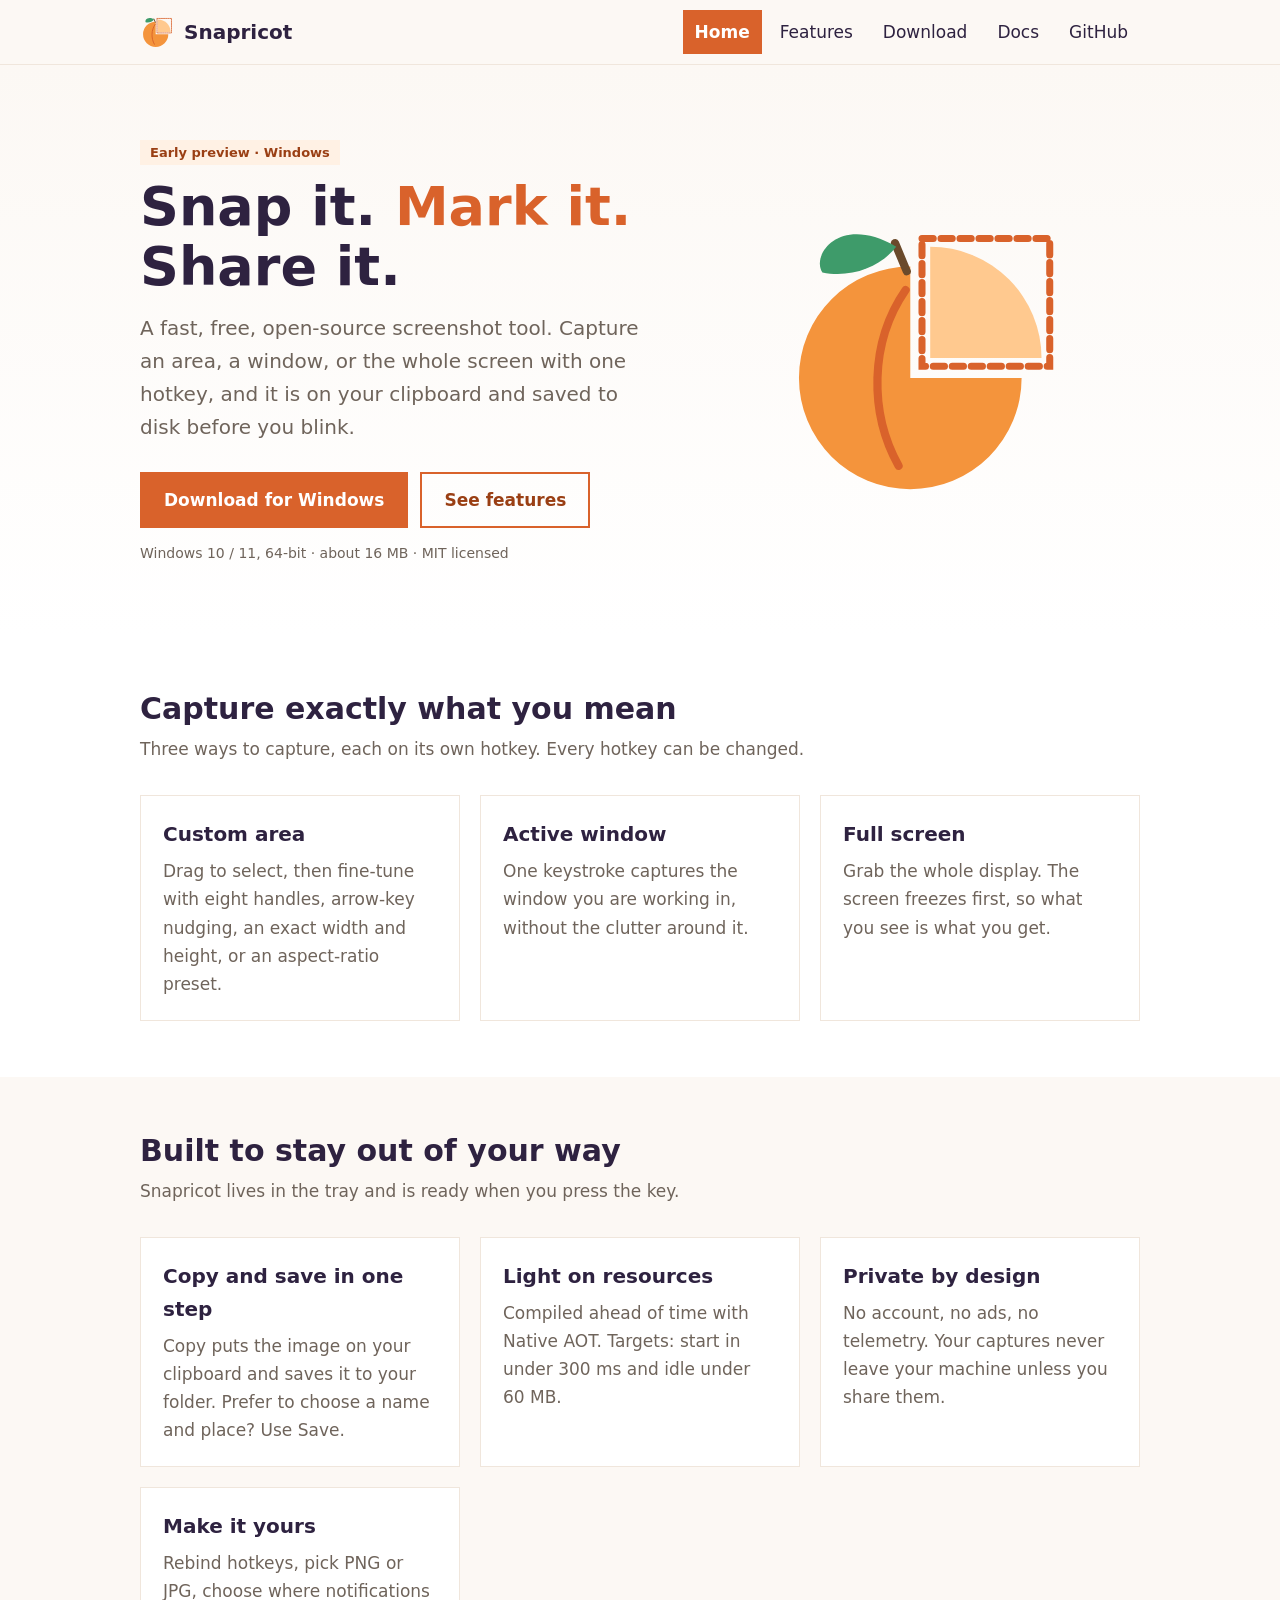
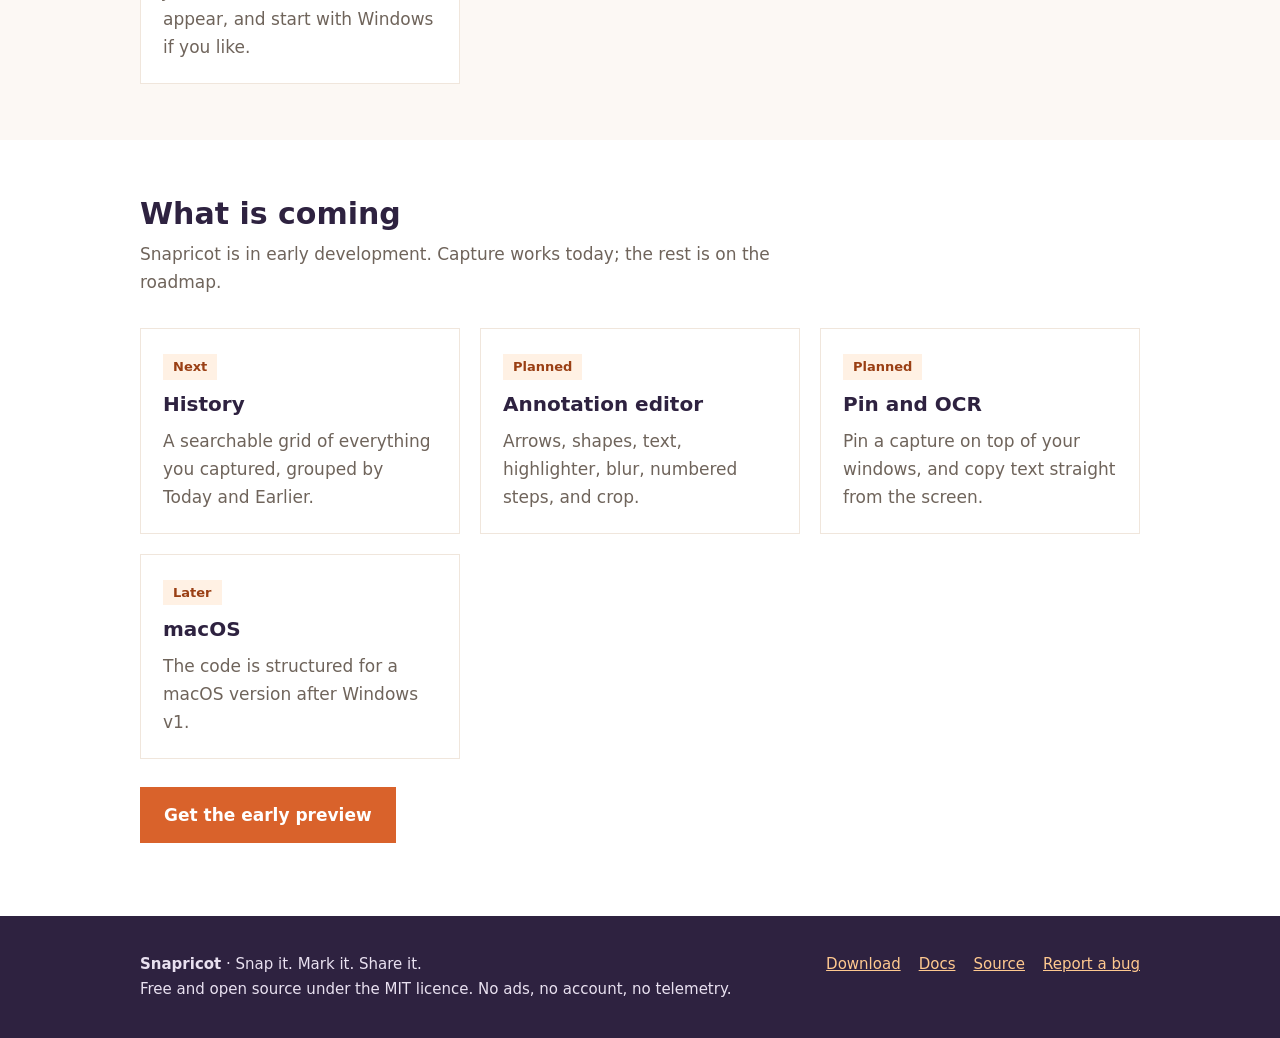
<file: site/index.html>
<!doctype html>
<html lang="en">
<head>
<meta charset="utf-8">
<meta name="viewport" content="width=device-width, initial-scale=1">
<title>Snapricot - free, fast screenshot tool for Windows</title>
<meta name="description" content="Snapricot is a fast, free, open-source screenshot and annotation tool. Capture an area, window or full screen with one hotkey.">
<meta name="theme-color" content="#D9622B">
<link rel="icon" type="image/svg+xml" href="assets/favicon.svg">
<link rel="stylesheet" href="assets/style.css">
</head>
<body>
<a class="skip" href="#main">Skip to content</a>
<header class="site"><div class="wrap">
<a class="brand" href="index.html"><img src="assets/logo.svg" alt="">Snapricot</a>
<nav class="main" aria-label="Main"><a href="index.html" aria-current="page">Home</a><a href="features.html">Features</a><a href="download.html">Download</a><a href="docs/index.html">Docs</a><a href="https://github.com/waqasahmaddev/snapricot">GitHub</a></nav>
</div></header>
<main id="main">

<section class="hero"><div class="wrap">
<div>
<span class="pill">Early preview &middot; Windows</span>
<h1 style="margin-top:12px">Snap it. <span>Mark it.</span> Share it.</h1>
<p class="lead">A fast, free, open-source screenshot tool. Capture an area, a window, or the whole screen with one hotkey, and it is on your clipboard and saved to disk before you blink.</p>
<div class="cta">
<a class="btn" href="download.html">Download for Windows</a>
<a class="btn ghost" href="features.html">See features</a>
</div>
<p class="note">Windows 10 / 11, 64-bit &middot; about 16 MB &middot; MIT licensed</p>
</div>
<div class="logo"><img src="assets/logo.svg" alt="Snapricot logo: an apricot with a slice snapped out inside a dashed selection frame"></div>
</div></section>

<section><div class="wrap">
<h2>Capture exactly what you mean</h2>
<p class="sub">Three ways to capture, each on its own hotkey. Every hotkey can be changed.</p>
<div class="grid">
<div class="card"><h3>Custom area</h3><p>Drag to select, then fine-tune with eight handles, arrow-key nudging, an exact width and height, or an aspect-ratio preset.</p></div>
<div class="card"><h3>Active window</h3><p>One keystroke captures the window you are working in, without the clutter around it.</p></div>
<div class="card"><h3>Full screen</h3><p>Grab the whole display. The screen freezes first, so what you see is what you get.</p></div>
</div>
</div></section>

<section class="alt"><div class="wrap">
<h2>Built to stay out of your way</h2>
<p class="sub">Snapricot lives in the tray and is ready when you press the key.</p>
<div class="grid">
<div class="card"><h3>Copy and save in one step</h3><p>Copy puts the image on your clipboard and saves it to your folder. Prefer to choose a name and place? Use Save.</p></div>
<div class="card"><h3>Light on resources</h3><p>Compiled ahead of time with Native AOT. Targets: start in under 300 ms and idle under 60 MB.</p></div>
<div class="card"><h3>Private by design</h3><p>No account, no ads, no telemetry. Your captures never leave your machine unless you share them.</p></div>
<div class="card"><h3>Make it yours</h3><p>Rebind hotkeys, pick PNG or JPG, choose where notifications appear, and start with Windows if you like.</p></div>
</div>
</div></section>

<section><div class="wrap">
<h2>What is coming</h2>
<p class="sub">Snapricot is in early development. Capture works today; the rest is on the roadmap.</p>
<div class="grid">
<div class="card"><span class="pill tag">Next</span><h3>History</h3><p>A searchable grid of everything you captured, grouped by Today and Earlier.</p></div>
<div class="card"><span class="pill tag">Planned</span><h3>Annotation editor</h3><p>Arrows, shapes, text, highlighter, blur, numbered steps, and crop.</p></div>
<div class="card"><span class="pill tag">Planned</span><h3>Pin and OCR</h3><p>Pin a capture on top of your windows, and copy text straight from the screen.</p></div>
<div class="card"><span class="pill tag">Later</span><h3>macOS</h3><p>The code is structured for a macOS version after Windows v1.</p></div>
</div>
<p style="margin-top:28px"><a class="btn" href="download.html">Get the early preview</a></p>
</div></section>

</main>
<footer class="site"><div class="wrap">
<div><strong>Snapricot</strong> &middot; Snap it. Mark it. Share it.<br>Free and open source under the MIT licence. No ads, no account, no telemetry.</div>
<ul>
<li><a href="download.html">Download</a></li>
<li><a href="docs/index.html">Docs</a></li>
<li><a href="https://github.com/waqasahmaddev/snapricot">Source</a></li>
<li><a href="https://github.com/waqasahmaddev/snapricot/issues">Report a bug</a></li>
</ul>
</div></footer>
</body>
</html>
</file>
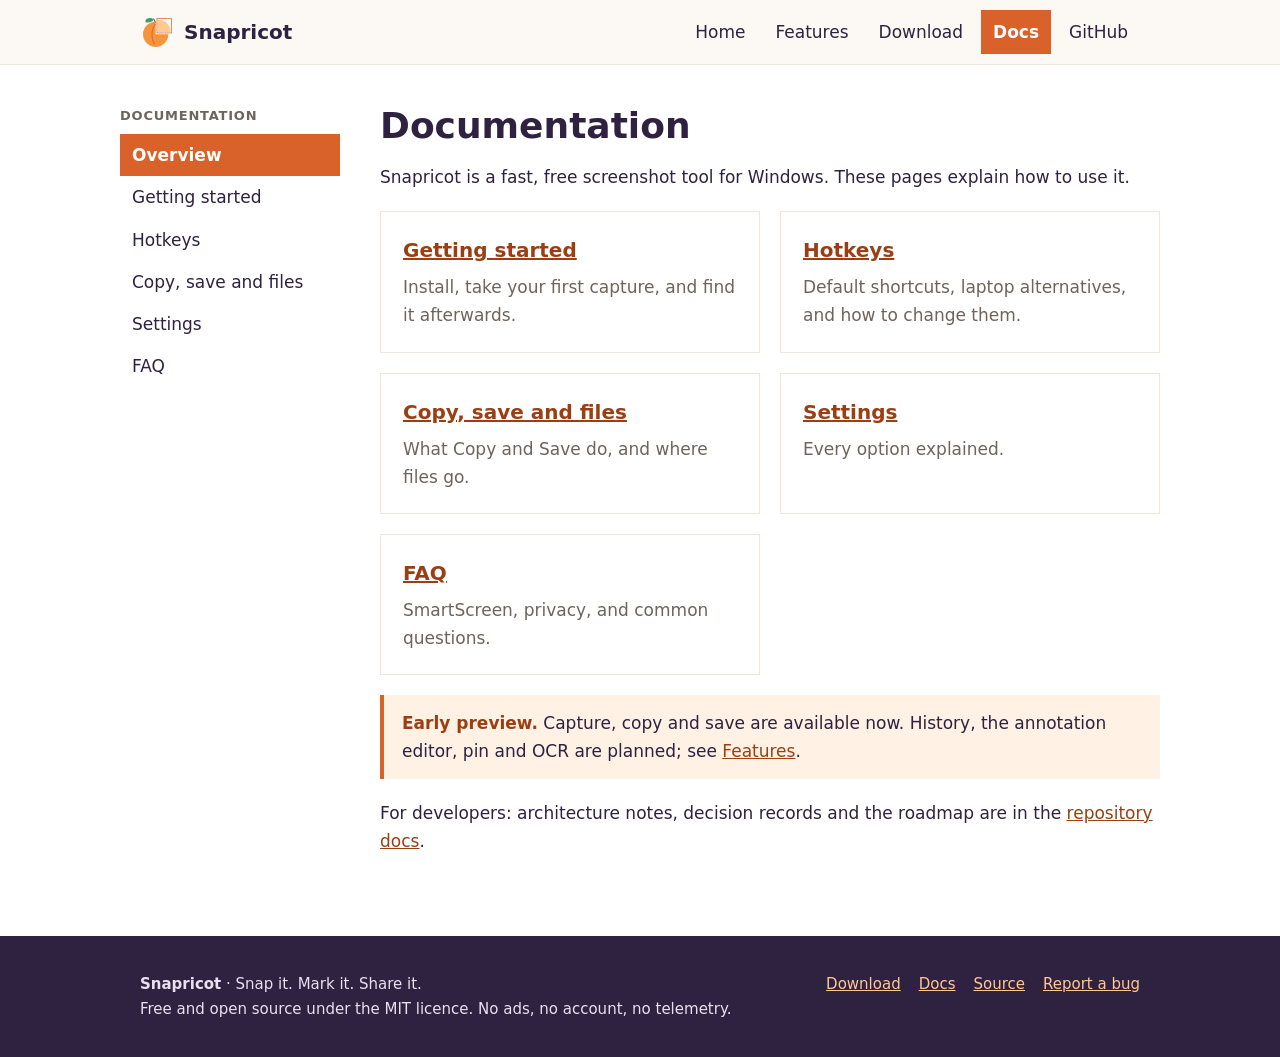
<file: site/docs/index.html>
<!doctype html>
<html lang="en">
<head>
<meta charset="utf-8">
<meta name="viewport" content="width=device-width, initial-scale=1">
<title>Documentation - Snapricot docs</title>
<meta name="description" content="Guides for using Snapricot.">
<meta name="theme-color" content="#D9622B">
<link rel="icon" type="image/svg+xml" href="../assets/favicon.svg">
<link rel="stylesheet" href="../assets/style.css">
</head>
<body>
<a class="skip" href="#main">Skip to content</a>
<header class="site"><div class="wrap">
<a class="brand" href="../index.html"><img src="../assets/logo.svg" alt="">Snapricot</a>
<nav class="main" aria-label="Main"><a href="../index.html">Home</a><a href="../features.html">Features</a><a href="../download.html">Download</a><a href="../docs/index.html" aria-current="page">Docs</a><a href="https://github.com/waqasahmaddev/snapricot">GitHub</a></nav>
</div></header>
<main id="main">

<div class="wrap docs-layout">
<aside class="docs-nav" aria-label="Documentation"><h4>Documentation</h4><a href="index.html" aria-current="page">Overview</a><a href="getting-started.html">Getting started</a><a href="hotkeys.html">Hotkeys</a><a href="saving.html">Copy, save and files</a><a href="settings.html">Settings</a><a href="faq.html">FAQ</a></aside>
<article class="docs-body">
<h1>Documentation</h1>

<p>Snapricot is a fast, free screenshot tool for Windows. These pages explain how to use it.</p>
<div class="grid" style="margin-top:20px">
<div class="card"><h3><a href="getting-started.html">Getting started</a></h3><p>Install, take your first capture, and find it afterwards.</p></div>
<div class="card"><h3><a href="hotkeys.html">Hotkeys</a></h3><p>Default shortcuts, laptop alternatives, and how to change them.</p></div>
<div class="card"><h3><a href="saving.html">Copy, save and files</a></h3><p>What Copy and Save do, and where files go.</p></div>
<div class="card"><h3><a href="settings.html">Settings</a></h3><p>Every option explained.</p></div>
<div class="card"><h3><a href="faq.html">FAQ</a></h3><p>SmartScreen, privacy, and common questions.</p></div>
</div>
<div class="callout"><strong>Early preview.</strong> Capture, copy and save are available now. History, the annotation editor, pin and OCR are planned; see <a href="../features.html">Features</a>.</div>
<p>For developers: architecture notes, decision records and the roadmap are in the <a href="https://github.com/waqasahmaddev/snapricot/tree/main/docs">repository docs</a>.</p>

</article>
</div>
</main>
<footer class="site"><div class="wrap">
<div><strong>Snapricot</strong> &middot; Snap it. Mark it. Share it.<br>Free and open source under the MIT licence. No ads, no account, no telemetry.</div>
<ul>
<li><a href="../download.html">Download</a></li>
<li><a href="../docs/index.html">Docs</a></li>
<li><a href="https://github.com/waqasahmaddev/snapricot">Source</a></li>
<li><a href="https://github.com/waqasahmaddev/snapricot/issues">Report a bug</a></li>
</ul>
</div></footer>
</body>
</html>
</file>
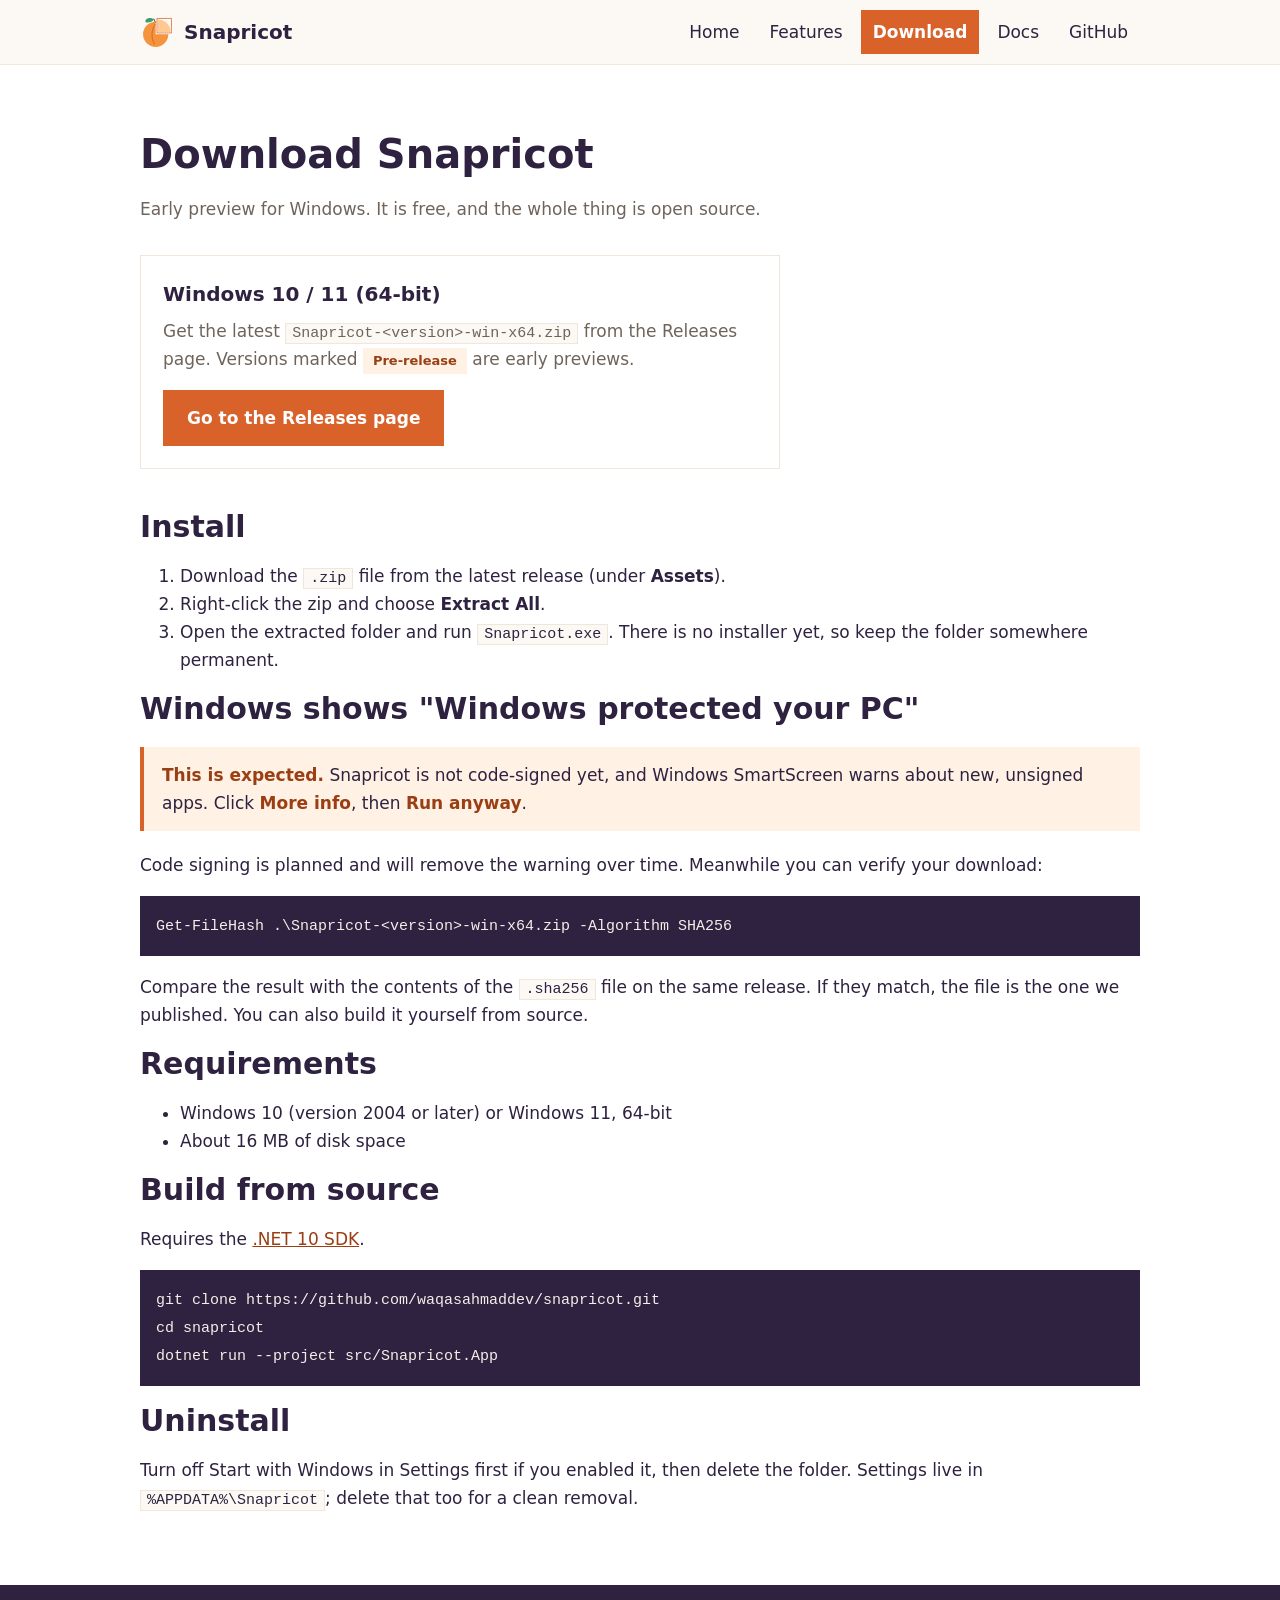
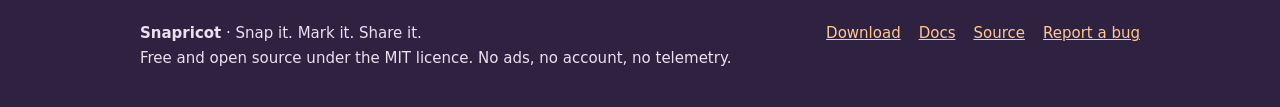
<file: site/download.html>
<!doctype html>
<html lang="en">
<head>
<meta charset="utf-8">
<meta name="viewport" content="width=device-width, initial-scale=1">
<title>Download - Snapricot</title>
<meta name="description" content="Download the Snapricot early preview for Windows 10 and 11, with install steps and how to get past the SmartScreen warning.">
<meta name="theme-color" content="#D9622B">
<link rel="icon" type="image/svg+xml" href="assets/favicon.svg">
<link rel="stylesheet" href="assets/style.css">
</head>
<body>
<a class="skip" href="#main">Skip to content</a>
<header class="site"><div class="wrap">
<a class="brand" href="index.html"><img src="assets/logo.svg" alt="">Snapricot</a>
<nav class="main" aria-label="Main"><a href="index.html">Home</a><a href="features.html">Features</a><a href="download.html" aria-current="page">Download</a><a href="docs/index.html">Docs</a><a href="https://github.com/waqasahmaddev/snapricot">GitHub</a></nav>
</div></header>
<main id="main">

<section><div class="wrap">
<h1 style="font-size:40px;margin:0 0 8px">Download Snapricot</h1>
<p class="sub">Early preview for Windows. It is free, and the whole thing is open source.</p>

<div class="card" style="max-width:640px">
<h3>Windows 10 / 11 (64-bit)</h3>
<p>Get the latest <code>Snapricot-&lt;version&gt;-win-x64.zip</code> from the Releases page. Versions marked <span class="pill">Pre-release</span> are early previews.</p>
<p style="margin-top:16px"><a class="btn" href="https://github.com/waqasahmaddev/snapricot/releases">Go to the Releases page</a></p>
</div>

<h2 style="margin-top:40px">Install</h2>
<ol>
<li>Download the <code>.zip</code> file from the latest release (under <strong>Assets</strong>).</li>
<li>Right-click the zip and choose <strong>Extract All</strong>.</li>
<li>Open the extracted folder and run <code>Snapricot.exe</code>. There is no installer yet, so keep the folder somewhere permanent.</li>
</ol>

<h2>Windows shows "Windows protected your PC"</h2>
<div class="callout"><strong>This is expected.</strong> Snapricot is not code-signed yet, and Windows SmartScreen warns about new, unsigned apps. Click <strong>More info</strong>, then <strong>Run anyway</strong>.</div>
<p>Code signing is planned and will remove the warning over time. Meanwhile you can verify your download:</p>
<pre><code>Get-FileHash .\Snapricot-&lt;version&gt;-win-x64.zip -Algorithm SHA256</code></pre>
<p>Compare the result with the contents of the <code>.sha256</code> file on the same release. If they match, the file is the one we published. You can also build it yourself from source.</p>

<h2>Requirements</h2>
<ul>
<li>Windows 10 (version 2004 or later) or Windows 11, 64-bit</li>
<li>About 16 MB of disk space</li>
</ul>

<h2>Build from source</h2>
<p>Requires the <a href="https://dotnet.microsoft.com/download">.NET 10 SDK</a>.</p>
<pre><code>git clone https://github.com/waqasahmaddev/snapricot.git
cd snapricot
dotnet run --project src/Snapricot.App</code></pre>

<h2>Uninstall</h2>
<p>Turn off Start with Windows in Settings first if you enabled it, then delete the folder. Settings live in <code>%APPDATA%\Snapricot</code>; delete that too for a clean removal.</p>
</div></section>

</main>
<footer class="site"><div class="wrap">
<div><strong>Snapricot</strong> &middot; Snap it. Mark it. Share it.<br>Free and open source under the MIT licence. No ads, no account, no telemetry.</div>
<ul>
<li><a href="download.html">Download</a></li>
<li><a href="docs/index.html">Docs</a></li>
<li><a href="https://github.com/waqasahmaddev/snapricot">Source</a></li>
<li><a href="https://github.com/waqasahmaddev/snapricot/issues">Report a bug</a></li>
</ul>
</div></footer>
</body>
</html>
</file>
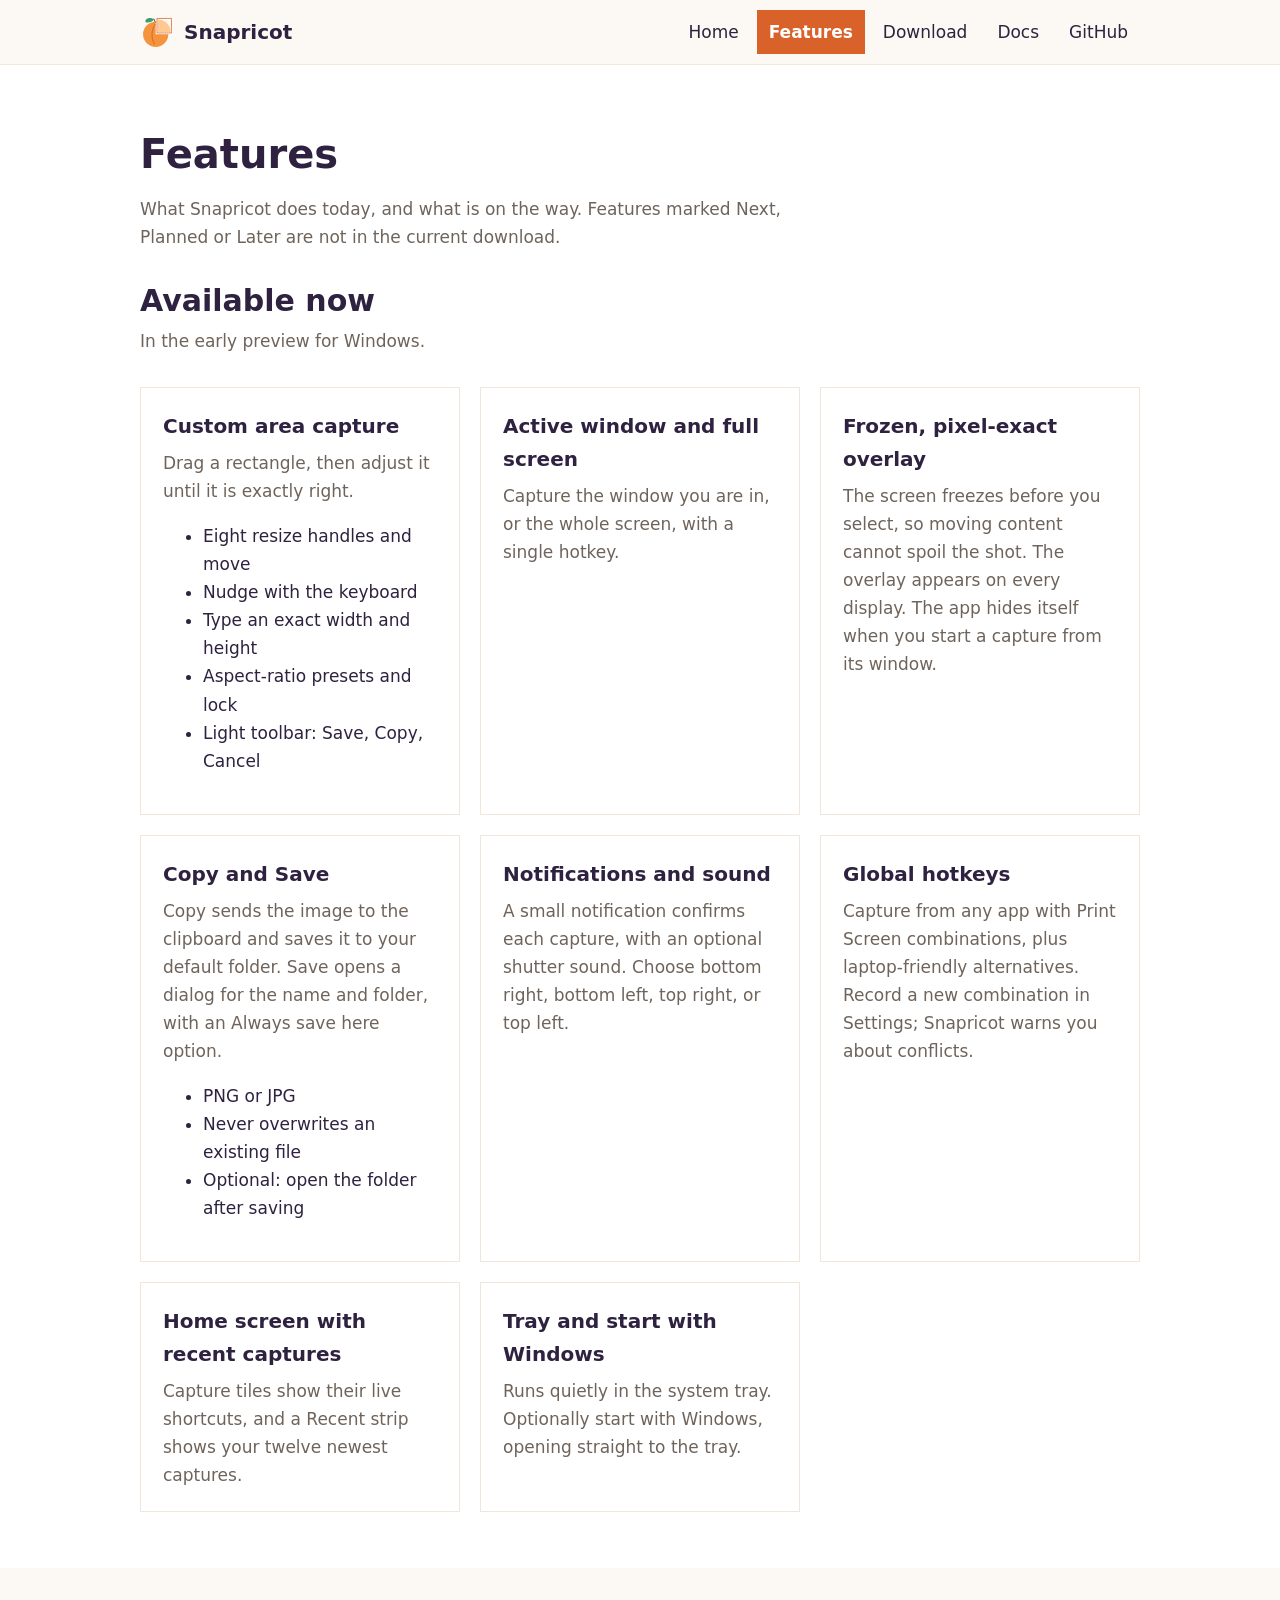
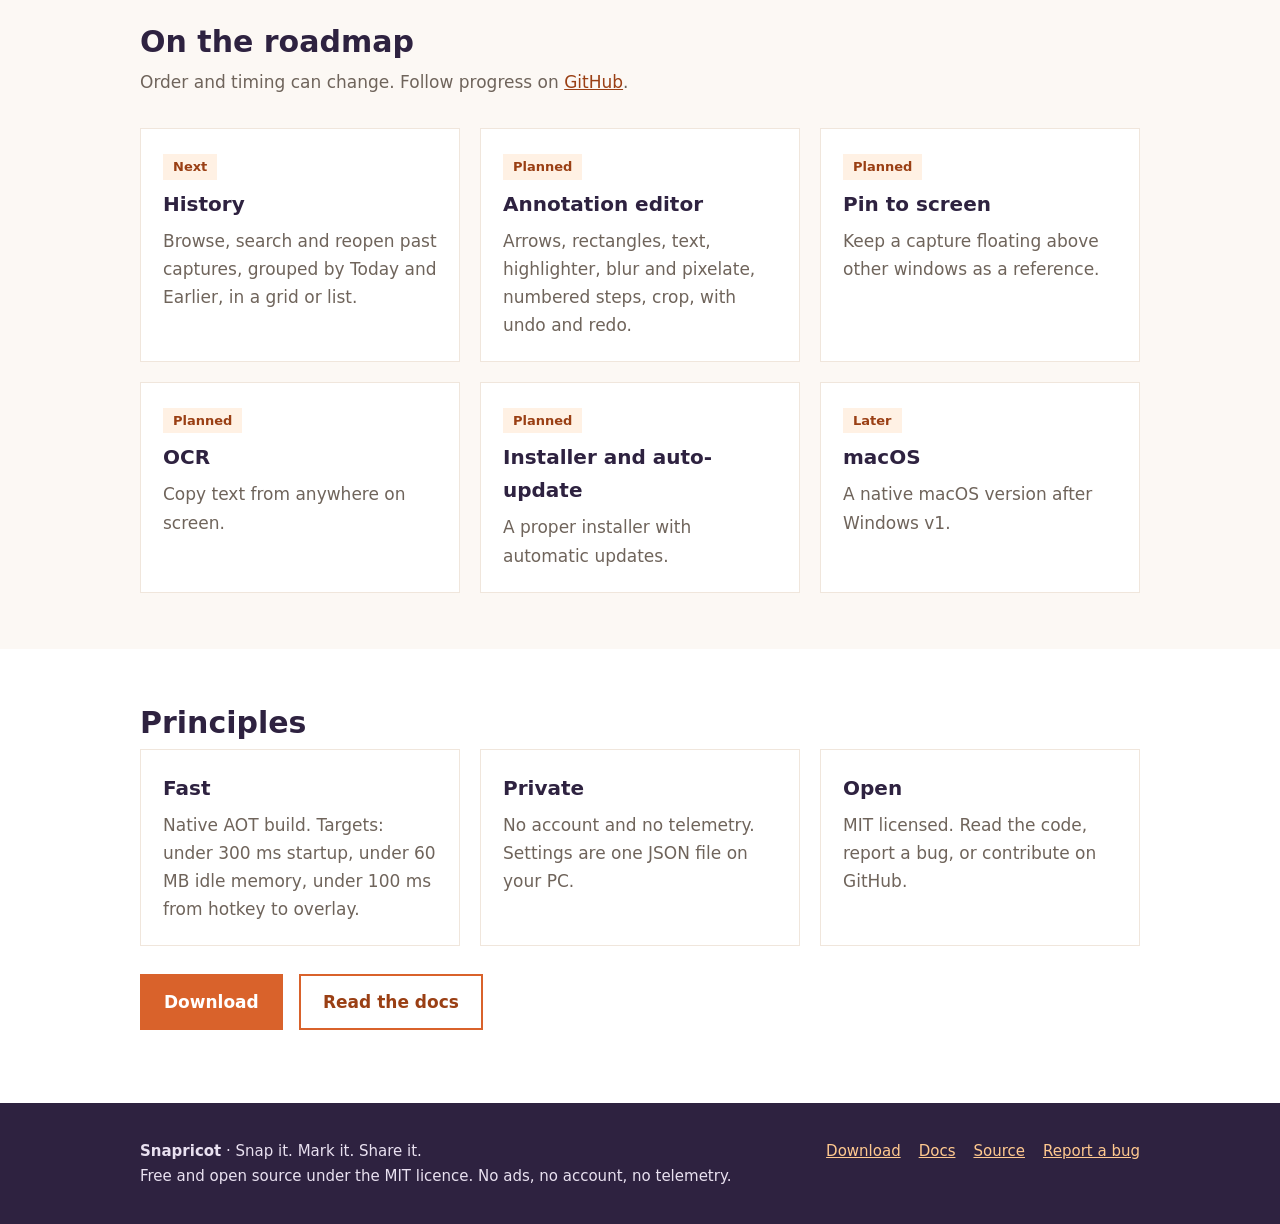
<file: site/features.html>
<!doctype html>
<html lang="en">
<head>
<meta charset="utf-8">
<meta name="viewport" content="width=device-width, initial-scale=1">
<title>Features - Snapricot</title>
<meta name="description" content="Everything Snapricot can do today and what is planned: area, window and full-screen capture, hotkeys, copy and save, and more.">
<meta name="theme-color" content="#D9622B">
<link rel="icon" type="image/svg+xml" href="assets/favicon.svg">
<link rel="stylesheet" href="assets/style.css">
</head>
<body>
<a class="skip" href="#main">Skip to content</a>
<header class="site"><div class="wrap">
<a class="brand" href="index.html"><img src="assets/logo.svg" alt="">Snapricot</a>
<nav class="main" aria-label="Main"><a href="index.html">Home</a><a href="features.html" aria-current="page">Features</a><a href="download.html">Download</a><a href="docs/index.html">Docs</a><a href="https://github.com/waqasahmaddev/snapricot">GitHub</a></nav>
</div></header>
<main id="main">

<section><div class="wrap">
<h1 style="font-size:40px;margin:0 0 8px">Features</h1>
<p class="sub">What Snapricot does today, and what is on the way. Features marked Next, Planned or Later are not in the current download.</p>

<h2>Available now</h2><p class="sub">In the early preview for Windows.</p>
<div class="grid">
<div class="card"><h3>Custom area capture</h3><p>Drag a rectangle, then adjust it until it is exactly right.</p><ul><li>Eight resize handles and move</li><li>Nudge with the keyboard</li><li>Type an exact width and height</li><li>Aspect-ratio presets and lock</li><li>Light toolbar: Save, Copy, Cancel</li></ul></div>
<div class="card"><h3>Active window and full screen</h3><p>Capture the window you are in, or the whole screen, with a single hotkey.</p></div>
<div class="card"><h3>Frozen, pixel-exact overlay</h3><p>The screen freezes before you select, so moving content cannot spoil the shot. The overlay appears on every display. The app hides itself when you start a capture from its window.</p></div>
<div class="card"><h3>Copy and Save</h3><p>Copy sends the image to the clipboard and saves it to your default folder. Save opens a dialog for the name and folder, with an Always save here option.</p><ul><li>PNG or JPG</li><li>Never overwrites an existing file</li><li>Optional: open the folder after saving</li></ul></div>
<div class="card"><h3>Notifications and sound</h3><p>A small notification confirms each capture, with an optional shutter sound. Choose bottom right, bottom left, top right, or top left.</p></div>
<div class="card"><h3>Global hotkeys</h3><p>Capture from any app with Print Screen combinations, plus laptop-friendly alternatives. Record a new combination in Settings; Snapricot warns you about conflicts.</p></div>
<div class="card"><h3>Home screen with recent captures</h3><p>Capture tiles show their live shortcuts, and a Recent strip shows your twelve newest captures.</p></div>
<div class="card"><h3>Tray and start with Windows</h3><p>Runs quietly in the system tray. Optionally start with Windows, opening straight to the tray.</p></div>
</div>
</div></section>

<section class="alt"><div class="wrap">
<h2>On the roadmap</h2>
<p class="sub">Order and timing can change. Follow progress on <a href="https://github.com/waqasahmaddev/snapricot">GitHub</a>.</p>
<div class="grid">
<div class="card"><span class="pill tag">Next</span><h3>History</h3><p>Browse, search and reopen past captures, grouped by Today and Earlier, in a grid or list.</p></div>
<div class="card"><span class="pill tag">Planned</span><h3>Annotation editor</h3><p>Arrows, rectangles, text, highlighter, blur and pixelate, numbered steps, crop, with undo and redo.</p></div>
<div class="card"><span class="pill tag">Planned</span><h3>Pin to screen</h3><p>Keep a capture floating above other windows as a reference.</p></div>
<div class="card"><span class="pill tag">Planned</span><h3>OCR</h3><p>Copy text from anywhere on screen.</p></div>
<div class="card"><span class="pill tag">Planned</span><h3>Installer and auto-update</h3><p>A proper installer with automatic updates.</p></div>
<div class="card"><span class="pill tag">Later</span><h3>macOS</h3><p>A native macOS version after Windows v1.</p></div>
</div>
</div></section>

<section><div class="wrap">
<h2>Principles</h2>
<div class="grid">
<div class="card"><h3>Fast</h3><p>Native AOT build. Targets: under 300 ms startup, under 60 MB idle memory, under 100 ms from hotkey to overlay.</p></div>
<div class="card"><h3>Private</h3><p>No account and no telemetry. Settings are one JSON file on your PC.</p></div>
<div class="card"><h3>Open</h3><p>MIT licensed. Read the code, report a bug, or contribute on GitHub.</p></div>
</div>
<p style="margin-top:28px"><a class="btn" href="download.html">Download</a> &nbsp; <a class="btn ghost" href="docs/index.html">Read the docs</a></p>
</div></section>

</main>
<footer class="site"><div class="wrap">
<div><strong>Snapricot</strong> &middot; Snap it. Mark it. Share it.<br>Free and open source under the MIT licence. No ads, no account, no telemetry.</div>
<ul>
<li><a href="download.html">Download</a></li>
<li><a href="docs/index.html">Docs</a></li>
<li><a href="https://github.com/waqasahmaddev/snapricot">Source</a></li>
<li><a href="https://github.com/waqasahmaddev/snapricot/issues">Report a bug</a></li>
</ul>
</div></footer>
</body>
</html>
</file>
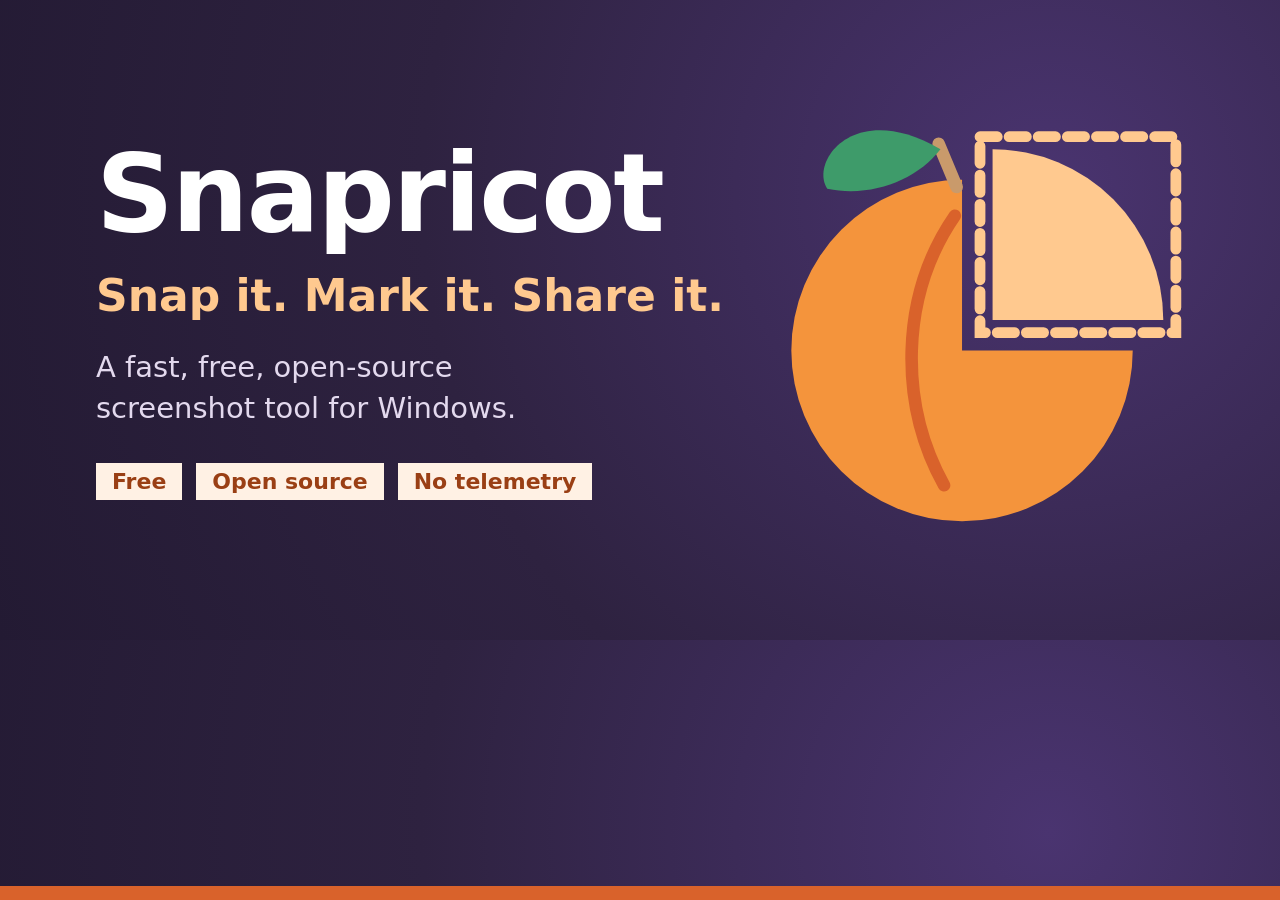
<file: docs/brand/social-preview.html>
<!doctype html>
<html lang="en"><head><meta charset="utf-8"><title>Snapricot social preview</title>
<!-- Source for docs/brand/snapricot-social-preview.png (1280x640). Render with Edge headless. -->
<style>
  html, body { margin: 0; width: 1280px; height: 640px; overflow: hidden; }
  body {
    font-family: "Segoe UI", system-ui, sans-serif; color: #fff; display: flex; align-items: center;
    background: radial-gradient(circle at 82% 30%, #4a3470 0%, #2E2240 55%, #231a33 100%);
  }
  .text { padding-left: 96px; width: 700px; }
  .name { font-size: 108px; font-weight: 700; letter-spacing: -2px; line-height: 1; margin: 0; }
  .tag { font-size: 44px; font-weight: 600; margin: 22px 0 0; color: #FFC98F; }
  .sub { font-size: 29px; margin: 26px 0 0; color: #E3D9EE; line-height: 1.4; }
  .pills { margin-top: 34px; display: flex; gap: 14px; }
  .pills span { font-size: 22px; font-weight: 600; background: #FFF1E4; color: #9A3F14; padding: 6px 16px; }
  .logo { position: absolute; right: 70px; top: 90px; width: 460px; height: 460px; }
  .bar { position: absolute; left: 0; bottom: 0; width: 100%; height: 14px; background: #D9622B; }
</style></head>
<body>
  <div class="text">
    <h1 class="name">Snapricot</h1>
    <p class="tag">Snap it. Mark it. Share it.</p>
    <p class="sub">A fast, free, open-source<br>screenshot tool for Windows.</p>
    <div class="pills"><span>Free</span><span>Open source</span><span>No telemetry</span></div>
  </div>
  <svg class="logo" viewBox="0 0 512 512" xmlns="http://www.w3.org/2000/svg" aria-hidden="true">
    <path d="M236 290 L426 290 A190 190 0 1 1 236 100 Z" fill="#F4943C"/>
    <path d="M228 140 C166 230 166 350 216 440" fill="none" stroke="#D9622B" stroke-width="14" stroke-linecap="round"/>
    <path d="M270 256 L270 66 A190 190 0 0 1 460 256 Z" fill="#FFC98F"/>
    <rect x="256" y="52" width="218" height="218" fill="none" stroke="#FFC98F" stroke-width="12" stroke-dasharray="19.2 13.2" stroke-linecap="round"/>
    <path d="M230 108 L210 60" stroke="#C99A6B" stroke-width="14" stroke-linecap="round"/>
    <path d="M212 66 C116 10 66 80 86 110 C136 120 186 100 212 66 Z" fill="#3E9B6A"/>
  </svg>
  <div class="bar"></div>
</body></html>
</file>
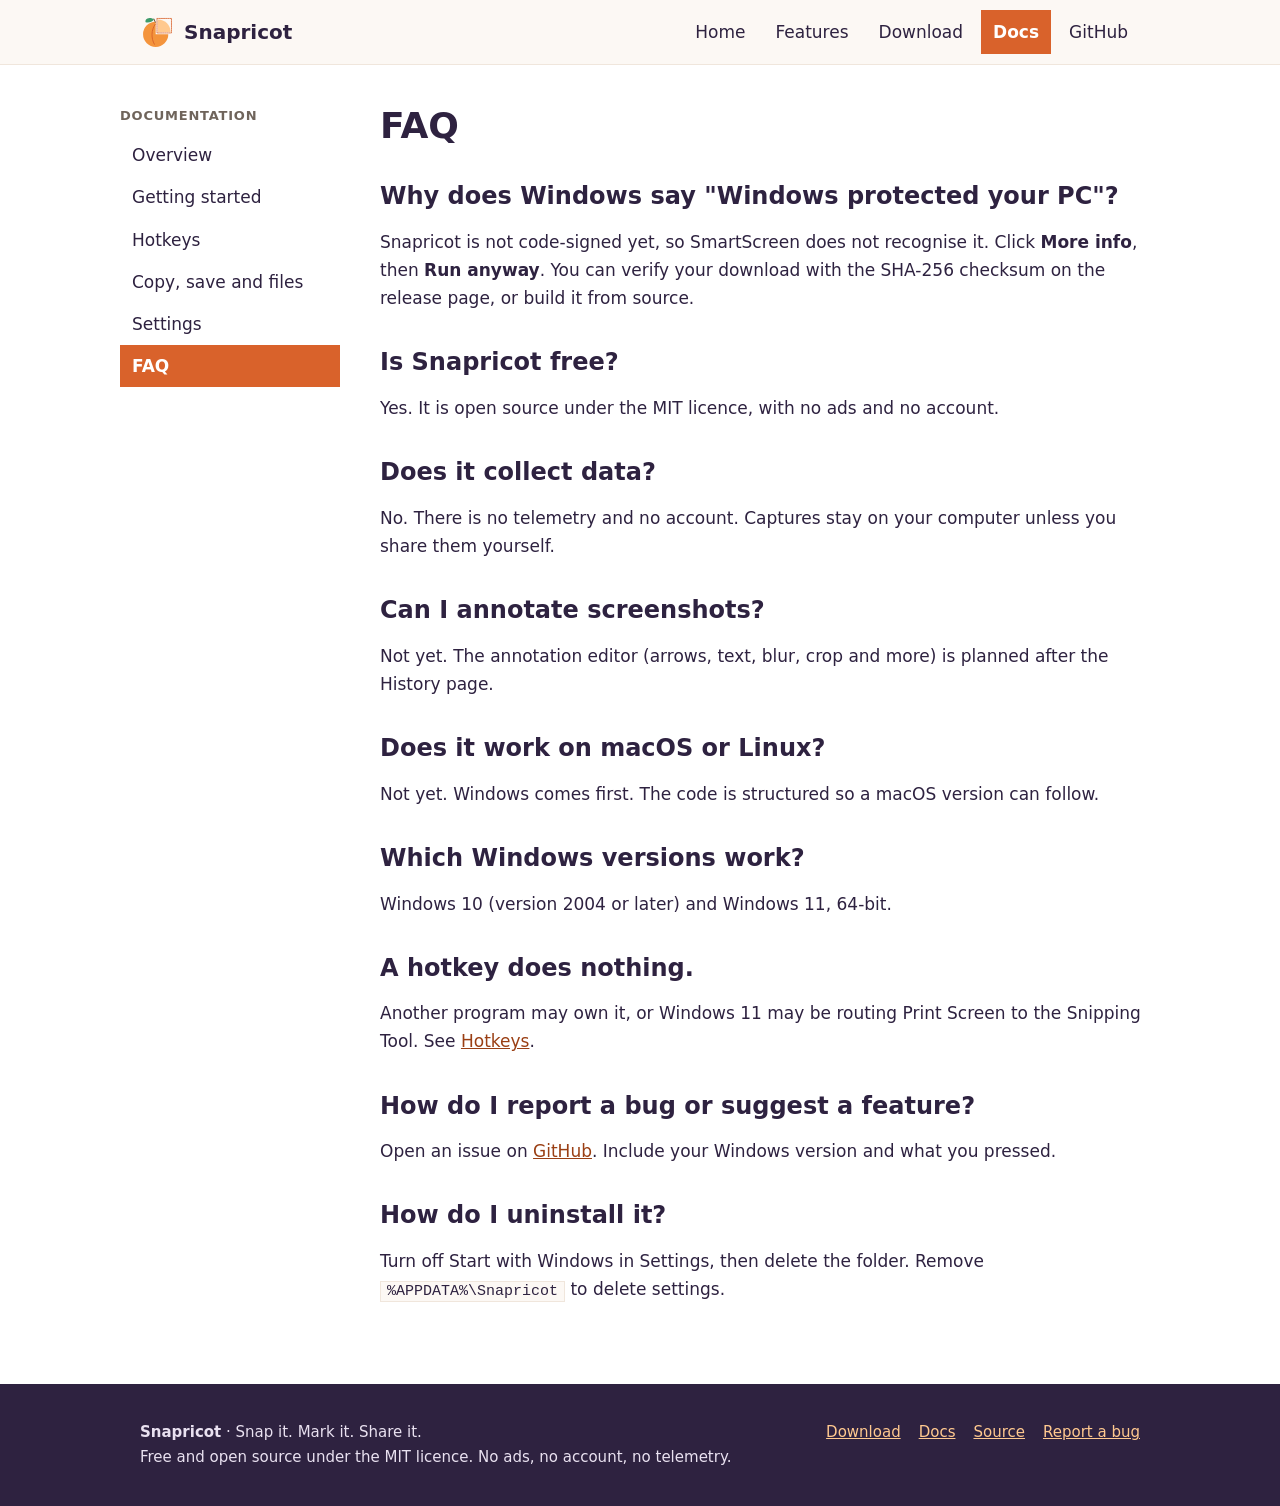
<file: site/docs/faq.html>
<!doctype html>
<html lang="en">
<head>
<meta charset="utf-8">
<meta name="viewport" content="width=device-width, initial-scale=1">
<title>FAQ - Snapricot docs</title>
<meta name="description" content="Frequently asked questions about Snapricot.">
<meta name="theme-color" content="#D9622B">
<link rel="icon" type="image/svg+xml" href="../assets/favicon.svg">
<link rel="stylesheet" href="../assets/style.css">
</head>
<body>
<a class="skip" href="#main">Skip to content</a>
<header class="site"><div class="wrap">
<a class="brand" href="../index.html"><img src="../assets/logo.svg" alt="">Snapricot</a>
<nav class="main" aria-label="Main"><a href="../index.html">Home</a><a href="../features.html">Features</a><a href="../download.html">Download</a><a href="../docs/index.html" aria-current="page">Docs</a><a href="https://github.com/waqasahmaddev/snapricot">GitHub</a></nav>
</div></header>
<main id="main">

<div class="wrap docs-layout">
<aside class="docs-nav" aria-label="Documentation"><h4>Documentation</h4><a href="index.html">Overview</a><a href="getting-started.html">Getting started</a><a href="hotkeys.html">Hotkeys</a><a href="saving.html">Copy, save and files</a><a href="settings.html">Settings</a><a href="faq.html" aria-current="page">FAQ</a></aside>
<article class="docs-body">
<h1>FAQ</h1>

<h2>Why does Windows say "Windows protected your PC"?</h2>
<p>Snapricot is not code-signed yet, so SmartScreen does not recognise it. Click <strong>More info</strong>, then <strong>Run anyway</strong>. You can verify your download with the SHA-256 checksum on the release page, or build it from source.</p>
<h2>Is Snapricot free?</h2>
<p>Yes. It is open source under the MIT licence, with no ads and no account.</p>
<h2>Does it collect data?</h2>
<p>No. There is no telemetry and no account. Captures stay on your computer unless you share them yourself.</p>
<h2>Can I annotate screenshots?</h2>
<p>Not yet. The annotation editor (arrows, text, blur, crop and more) is planned after the History page.</p>
<h2>Does it work on macOS or Linux?</h2>
<p>Not yet. Windows comes first. The code is structured so a macOS version can follow.</p>
<h2>Which Windows versions work?</h2>
<p>Windows 10 (version 2004 or later) and Windows 11, 64-bit.</p>
<h2>A hotkey does nothing.</h2>
<p>Another program may own it, or Windows 11 may be routing Print Screen to the Snipping Tool. See <a href="hotkeys.html">Hotkeys</a>.</p>
<h2>How do I report a bug or suggest a feature?</h2>
<p>Open an issue on <a href="https://github.com/waqasahmaddev/snapricot/issues">GitHub</a>. Include your Windows version and what you pressed.</p>
<h2>How do I uninstall it?</h2>
<p>Turn off Start with Windows in Settings, then delete the folder. Remove <code>%APPDATA%\Snapricot</code> to delete settings.</p>

</article>
</div>
</main>
<footer class="site"><div class="wrap">
<div><strong>Snapricot</strong> &middot; Snap it. Mark it. Share it.<br>Free and open source under the MIT licence. No ads, no account, no telemetry.</div>
<ul>
<li><a href="../download.html">Download</a></li>
<li><a href="../docs/index.html">Docs</a></li>
<li><a href="https://github.com/waqasahmaddev/snapricot">Source</a></li>
<li><a href="https://github.com/waqasahmaddev/snapricot/issues">Report a bug</a></li>
</ul>
</div></footer>
</body>
</html>
</file>
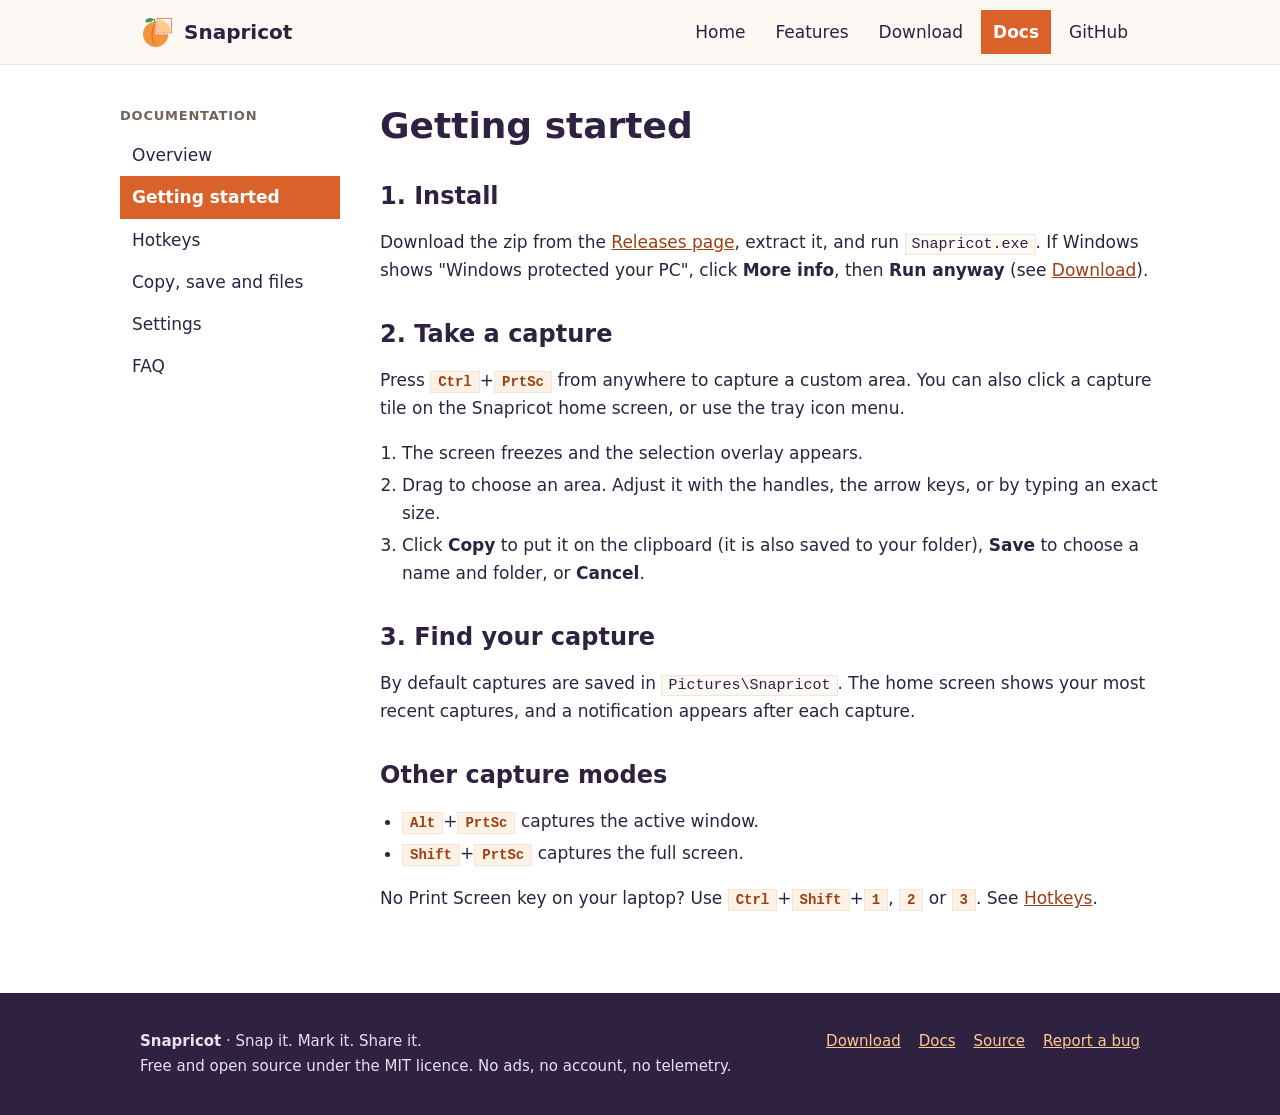
<file: site/docs/getting-started.html>
<!doctype html>
<html lang="en">
<head>
<meta charset="utf-8">
<meta name="viewport" content="width=device-width, initial-scale=1">
<title>Getting started - Snapricot docs</title>
<meta name="description" content="Install Snapricot and take your first screenshot.">
<meta name="theme-color" content="#D9622B">
<link rel="icon" type="image/svg+xml" href="../assets/favicon.svg">
<link rel="stylesheet" href="../assets/style.css">
</head>
<body>
<a class="skip" href="#main">Skip to content</a>
<header class="site"><div class="wrap">
<a class="brand" href="../index.html"><img src="../assets/logo.svg" alt="">Snapricot</a>
<nav class="main" aria-label="Main"><a href="../index.html">Home</a><a href="../features.html">Features</a><a href="../download.html">Download</a><a href="../docs/index.html" aria-current="page">Docs</a><a href="https://github.com/waqasahmaddev/snapricot">GitHub</a></nav>
</div></header>
<main id="main">

<div class="wrap docs-layout">
<aside class="docs-nav" aria-label="Documentation"><h4>Documentation</h4><a href="index.html">Overview</a><a href="getting-started.html" aria-current="page">Getting started</a><a href="hotkeys.html">Hotkeys</a><a href="saving.html">Copy, save and files</a><a href="settings.html">Settings</a><a href="faq.html">FAQ</a></aside>
<article class="docs-body">
<h1>Getting started</h1>

<h2>1. Install</h2>
<p>Download the zip from the <a href="https://github.com/waqasahmaddev/snapricot/releases">Releases page</a>, extract it, and run <code>Snapricot.exe</code>. If Windows shows "Windows protected your PC", click <strong>More info</strong>, then <strong>Run anyway</strong> (see <a href="../download.html">Download</a>).</p>
<h2>2. Take a capture</h2>
<p>Press <kbd>Ctrl</kbd>+<kbd>PrtSc</kbd> from anywhere to capture a custom area. You can also click a capture tile on the Snapricot home screen, or use the tray icon menu.</p>
<ol>
<li>The screen freezes and the selection overlay appears.</li>
<li>Drag to choose an area. Adjust it with the handles, the arrow keys, or by typing an exact size.</li>
<li>Click <strong>Copy</strong> to put it on the clipboard (it is also saved to your folder), <strong>Save</strong> to choose a name and folder, or <strong>Cancel</strong>.</li>
</ol>
<h2>3. Find your capture</h2>
<p>By default captures are saved in <code>Pictures\Snapricot</code>. The home screen shows your most recent captures, and a notification appears after each capture.</p>
<h2>Other capture modes</h2>
<ul>
<li><kbd>Alt</kbd>+<kbd>PrtSc</kbd> captures the active window.</li>
<li><kbd>Shift</kbd>+<kbd>PrtSc</kbd> captures the full screen.</li>
</ul>
<p>No Print Screen key on your laptop? Use <kbd>Ctrl</kbd>+<kbd>Shift</kbd>+<kbd>1</kbd>, <kbd>2</kbd> or <kbd>3</kbd>. See <a href="hotkeys.html">Hotkeys</a>.</p>

</article>
</div>
</main>
<footer class="site"><div class="wrap">
<div><strong>Snapricot</strong> &middot; Snap it. Mark it. Share it.<br>Free and open source under the MIT licence. No ads, no account, no telemetry.</div>
<ul>
<li><a href="../download.html">Download</a></li>
<li><a href="../docs/index.html">Docs</a></li>
<li><a href="https://github.com/waqasahmaddev/snapricot">Source</a></li>
<li><a href="https://github.com/waqasahmaddev/snapricot/issues">Report a bug</a></li>
</ul>
</div></footer>
</body>
</html>
</file>
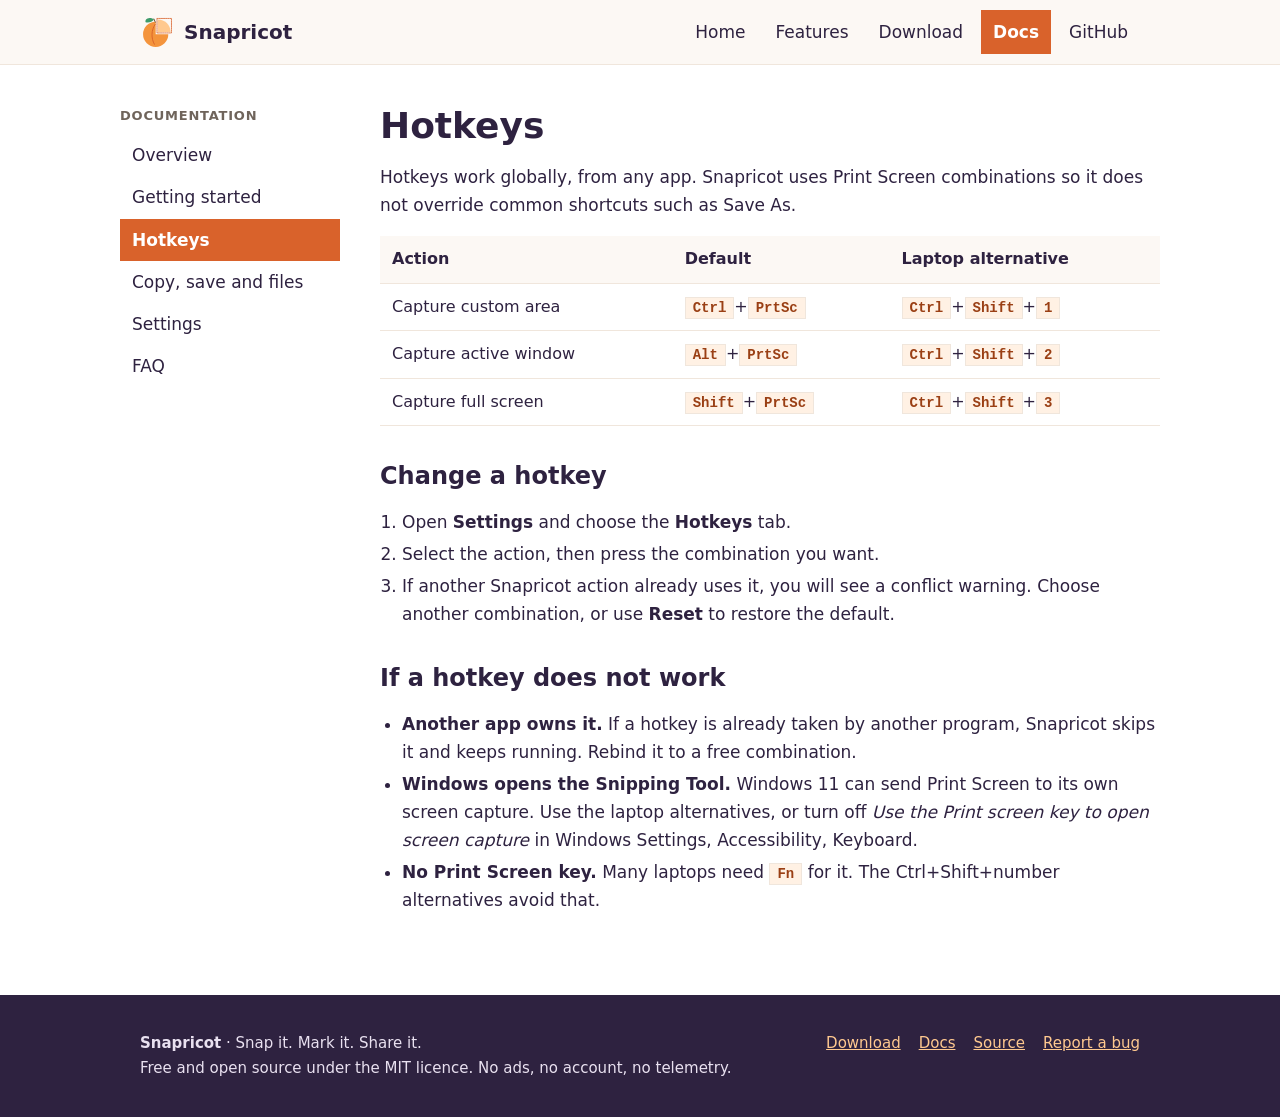
<file: site/docs/hotkeys.html>
<!doctype html>
<html lang="en">
<head>
<meta charset="utf-8">
<meta name="viewport" content="width=device-width, initial-scale=1">
<title>Hotkeys - Snapricot docs</title>
<meta name="description" content="Default Snapricot hotkeys and how to change them.">
<meta name="theme-color" content="#D9622B">
<link rel="icon" type="image/svg+xml" href="../assets/favicon.svg">
<link rel="stylesheet" href="../assets/style.css">
</head>
<body>
<a class="skip" href="#main">Skip to content</a>
<header class="site"><div class="wrap">
<a class="brand" href="../index.html"><img src="../assets/logo.svg" alt="">Snapricot</a>
<nav class="main" aria-label="Main"><a href="../index.html">Home</a><a href="../features.html">Features</a><a href="../download.html">Download</a><a href="../docs/index.html" aria-current="page">Docs</a><a href="https://github.com/waqasahmaddev/snapricot">GitHub</a></nav>
</div></header>
<main id="main">

<div class="wrap docs-layout">
<aside class="docs-nav" aria-label="Documentation"><h4>Documentation</h4><a href="index.html">Overview</a><a href="getting-started.html">Getting started</a><a href="hotkeys.html" aria-current="page">Hotkeys</a><a href="saving.html">Copy, save and files</a><a href="settings.html">Settings</a><a href="faq.html">FAQ</a></aside>
<article class="docs-body">
<h1>Hotkeys</h1>

<p>Hotkeys work globally, from any app. Snapricot uses Print Screen combinations so it does not override common shortcuts such as Save As.</p>
<table>
<tr><th>Action</th><th>Default</th><th>Laptop alternative</th></tr>
<tr><td>Capture custom area</td><td><kbd>Ctrl</kbd>+<kbd>PrtSc</kbd></td><td><kbd>Ctrl</kbd>+<kbd>Shift</kbd>+<kbd>1</kbd></td></tr>
<tr><td>Capture active window</td><td><kbd>Alt</kbd>+<kbd>PrtSc</kbd></td><td><kbd>Ctrl</kbd>+<kbd>Shift</kbd>+<kbd>2</kbd></td></tr>
<tr><td>Capture full screen</td><td><kbd>Shift</kbd>+<kbd>PrtSc</kbd></td><td><kbd>Ctrl</kbd>+<kbd>Shift</kbd>+<kbd>3</kbd></td></tr>
</table>
<h2>Change a hotkey</h2>
<ol>
<li>Open <strong>Settings</strong> and choose the <strong>Hotkeys</strong> tab.</li>
<li>Select the action, then press the combination you want.</li>
<li>If another Snapricot action already uses it, you will see a conflict warning. Choose another combination, or use <strong>Reset</strong> to restore the default.</li>
</ol>
<h2>If a hotkey does not work</h2>
<ul>
<li><strong>Another app owns it.</strong> If a hotkey is already taken by another program, Snapricot skips it and keeps running. Rebind it to a free combination.</li>
<li><strong>Windows opens the Snipping Tool.</strong> Windows 11 can send Print Screen to its own screen capture. Use the laptop alternatives, or turn off <em>Use the Print screen key to open screen capture</em> in Windows Settings, Accessibility, Keyboard.</li>
<li><strong>No Print Screen key.</strong> Many laptops need <kbd>Fn</kbd> for it. The Ctrl+Shift+number alternatives avoid that.</li>
</ul>

</article>
</div>
</main>
<footer class="site"><div class="wrap">
<div><strong>Snapricot</strong> &middot; Snap it. Mark it. Share it.<br>Free and open source under the MIT licence. No ads, no account, no telemetry.</div>
<ul>
<li><a href="../download.html">Download</a></li>
<li><a href="../docs/index.html">Docs</a></li>
<li><a href="https://github.com/waqasahmaddev/snapricot">Source</a></li>
<li><a href="https://github.com/waqasahmaddev/snapricot/issues">Report a bug</a></li>
</ul>
</div></footer>
</body>
</html>
</file>
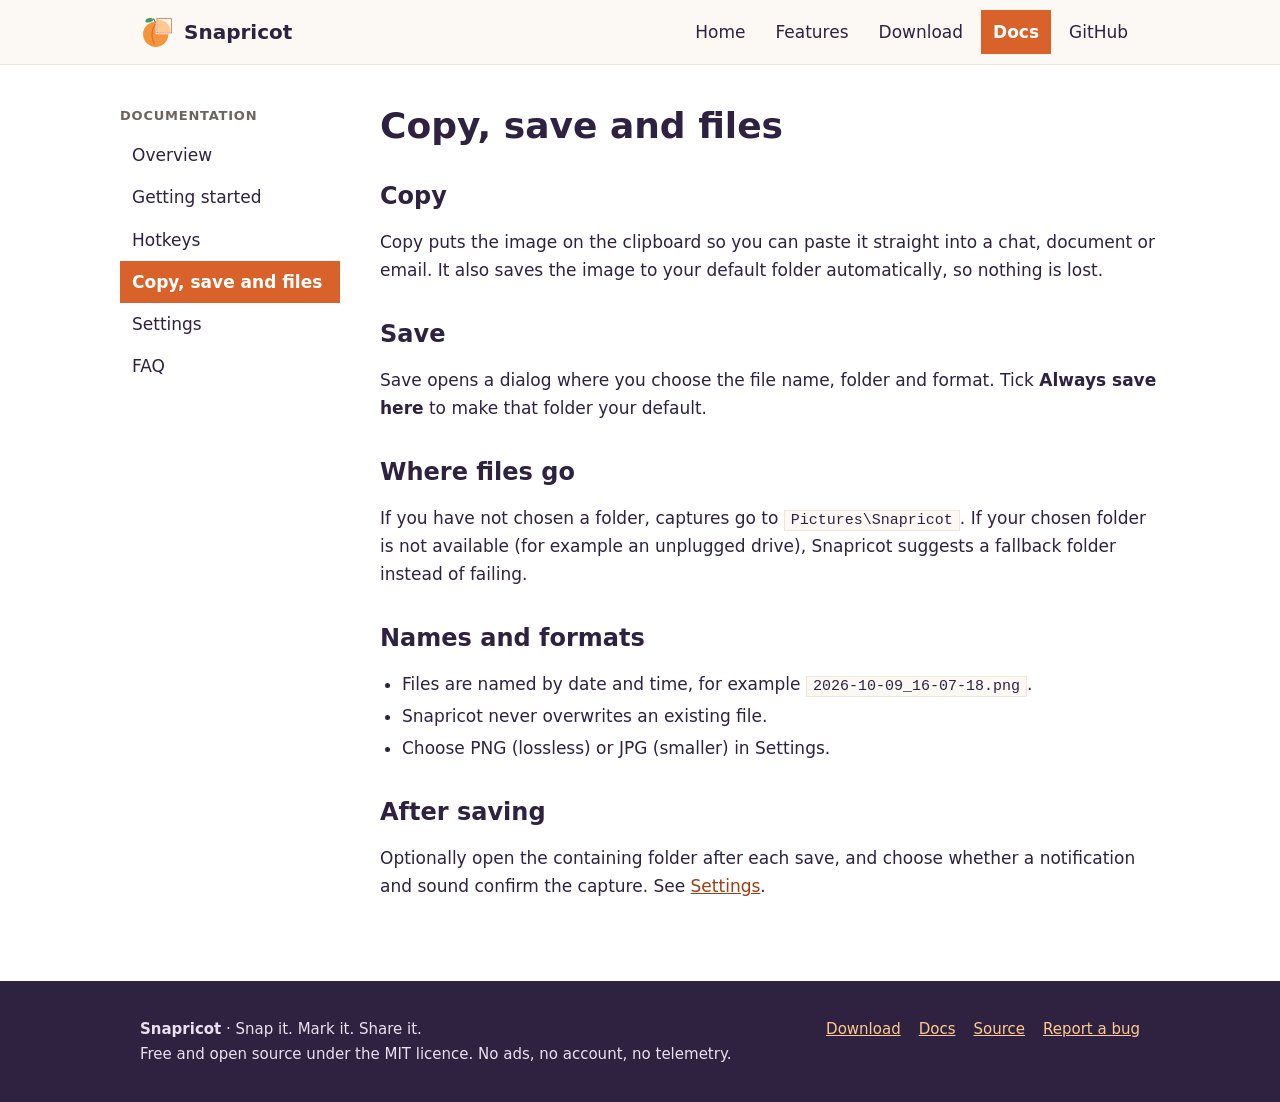
<file: site/docs/saving.html>
<!doctype html>
<html lang="en">
<head>
<meta charset="utf-8">
<meta name="viewport" content="width=device-width, initial-scale=1">
<title>Copy, save and files - Snapricot docs</title>
<meta name="description" content="How Snapricot copies, saves and names your captures.">
<meta name="theme-color" content="#D9622B">
<link rel="icon" type="image/svg+xml" href="../assets/favicon.svg">
<link rel="stylesheet" href="../assets/style.css">
</head>
<body>
<a class="skip" href="#main">Skip to content</a>
<header class="site"><div class="wrap">
<a class="brand" href="../index.html"><img src="../assets/logo.svg" alt="">Snapricot</a>
<nav class="main" aria-label="Main"><a href="../index.html">Home</a><a href="../features.html">Features</a><a href="../download.html">Download</a><a href="../docs/index.html" aria-current="page">Docs</a><a href="https://github.com/waqasahmaddev/snapricot">GitHub</a></nav>
</div></header>
<main id="main">

<div class="wrap docs-layout">
<aside class="docs-nav" aria-label="Documentation"><h4>Documentation</h4><a href="index.html">Overview</a><a href="getting-started.html">Getting started</a><a href="hotkeys.html">Hotkeys</a><a href="saving.html" aria-current="page">Copy, save and files</a><a href="settings.html">Settings</a><a href="faq.html">FAQ</a></aside>
<article class="docs-body">
<h1>Copy, save and files</h1>

<h2>Copy</h2>
<p>Copy puts the image on the clipboard so you can paste it straight into a chat, document or email. It also saves the image to your default folder automatically, so nothing is lost.</p>
<h2>Save</h2>
<p>Save opens a dialog where you choose the file name, folder and format. Tick <strong>Always save here</strong> to make that folder your default.</p>
<h2>Where files go</h2>
<p>If you have not chosen a folder, captures go to <code>Pictures\Snapricot</code>. If your chosen folder is not available (for example an unplugged drive), Snapricot suggests a fallback folder instead of failing.</p>
<h2>Names and formats</h2>
<ul>
<li>Files are named by date and time, for example <code>2026-10-09_16-07-18.png</code>.</li>
<li>Snapricot never overwrites an existing file.</li>
<li>Choose PNG (lossless) or JPG (smaller) in Settings.</li>
</ul>
<h2>After saving</h2>
<p>Optionally open the containing folder after each save, and choose whether a notification and sound confirm the capture. See <a href="settings.html">Settings</a>.</p>

</article>
</div>
</main>
<footer class="site"><div class="wrap">
<div><strong>Snapricot</strong> &middot; Snap it. Mark it. Share it.<br>Free and open source under the MIT licence. No ads, no account, no telemetry.</div>
<ul>
<li><a href="../download.html">Download</a></li>
<li><a href="../docs/index.html">Docs</a></li>
<li><a href="https://github.com/waqasahmaddev/snapricot">Source</a></li>
<li><a href="https://github.com/waqasahmaddev/snapricot/issues">Report a bug</a></li>
</ul>
</div></footer>
</body>
</html>
</file>
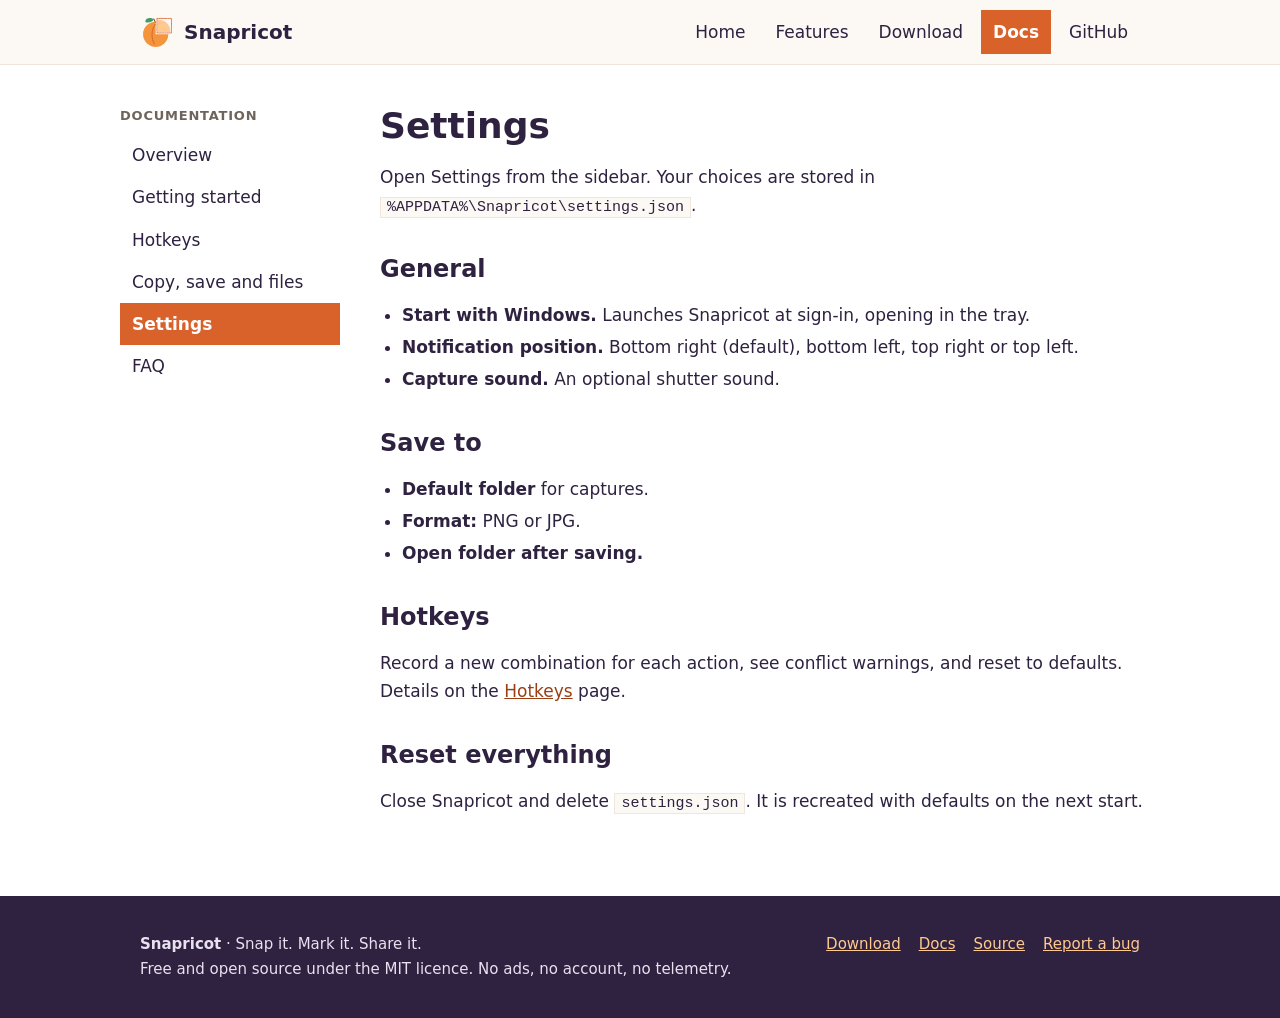
<file: site/docs/settings.html>
<!doctype html>
<html lang="en">
<head>
<meta charset="utf-8">
<meta name="viewport" content="width=device-width, initial-scale=1">
<title>Settings - Snapricot docs</title>
<meta name="description" content="All Snapricot settings explained.">
<meta name="theme-color" content="#D9622B">
<link rel="icon" type="image/svg+xml" href="../assets/favicon.svg">
<link rel="stylesheet" href="../assets/style.css">
</head>
<body>
<a class="skip" href="#main">Skip to content</a>
<header class="site"><div class="wrap">
<a class="brand" href="../index.html"><img src="../assets/logo.svg" alt="">Snapricot</a>
<nav class="main" aria-label="Main"><a href="../index.html">Home</a><a href="../features.html">Features</a><a href="../download.html">Download</a><a href="../docs/index.html" aria-current="page">Docs</a><a href="https://github.com/waqasahmaddev/snapricot">GitHub</a></nav>
</div></header>
<main id="main">

<div class="wrap docs-layout">
<aside class="docs-nav" aria-label="Documentation"><h4>Documentation</h4><a href="index.html">Overview</a><a href="getting-started.html">Getting started</a><a href="hotkeys.html">Hotkeys</a><a href="saving.html">Copy, save and files</a><a href="settings.html" aria-current="page">Settings</a><a href="faq.html">FAQ</a></aside>
<article class="docs-body">
<h1>Settings</h1>

<p>Open Settings from the sidebar. Your choices are stored in <code>%APPDATA%\Snapricot\settings.json</code>.</p>
<h2>General</h2>
<ul>
<li><strong>Start with Windows.</strong> Launches Snapricot at sign-in, opening in the tray.</li>
<li><strong>Notification position.</strong> Bottom right (default), bottom left, top right or top left.</li>
<li><strong>Capture sound.</strong> An optional shutter sound.</li>
</ul>
<h2>Save to</h2>
<ul>
<li><strong>Default folder</strong> for captures.</li>
<li><strong>Format:</strong> PNG or JPG.</li>
<li><strong>Open folder after saving.</strong></li>
</ul>
<h2>Hotkeys</h2>
<p>Record a new combination for each action, see conflict warnings, and reset to defaults. Details on the <a href="hotkeys.html">Hotkeys</a> page.</p>
<h2>Reset everything</h2>
<p>Close Snapricot and delete <code>settings.json</code>. It is recreated with defaults on the next start.</p>

</article>
</div>
</main>
<footer class="site"><div class="wrap">
<div><strong>Snapricot</strong> &middot; Snap it. Mark it. Share it.<br>Free and open source under the MIT licence. No ads, no account, no telemetry.</div>
<ul>
<li><a href="../download.html">Download</a></li>
<li><a href="../docs/index.html">Docs</a></li>
<li><a href="https://github.com/waqasahmaddev/snapricot">Source</a></li>
<li><a href="https://github.com/waqasahmaddev/snapricot/issues">Report a bug</a></li>
</ul>
</div></footer>
</body>
</html>
</file>
<file: site/assets/style.css>
:root {
  --apricot: #F4943C;
  --apricot-deep: #D9622B;
  --flesh: #FFC98F;
  --plum: #2E2240;
  --tint: #FFF1E4;
  --tint-text: #9A3F14;
  --surface: #FFFFFF;
  --warm: #FCF8F4;
  --border: #F0E6DC;
  --muted: #6F645B;
  --text: #2E2240;
  --link: #9A3F14;
}
@media (prefers-color-scheme: dark) {
  :root {
    --surface: #1B1428;
    --warm: #241A33;
    --border: #3A2D4D;
    --tint: #4A2A1C;
    --tint-text: #FFC98F;
    --text: #F5EEE8;
    --muted: #B7ABC4;
    --link: #FFC98F;
  }
}
* { box-sizing: border-box; }
html { scroll-behavior: smooth; }
body {
  margin: 0; background: var(--surface); color: var(--text);
  font: 17px/1.65 system-ui, -apple-system, "Segoe UI", Roboto, sans-serif;
}
a { color: var(--link); }
img { max-width: 100%; }
.wrap { max-width: 1040px; margin: 0 auto; padding: 0 20px; }
.skip { position: absolute; left: -999px; }
.skip:focus { left: 8px; top: 8px; background: var(--surface); padding: 8px 12px; z-index: 10; }

header.site { border-bottom: 1px solid var(--border); background: var(--warm); }
header.site .wrap { display: flex; align-items: center; gap: 24px; min-height: 64px; flex-wrap: wrap; }
.brand { display: flex; align-items: center; gap: 10px; font-weight: 700; font-size: 20px; color: var(--text); text-decoration: none; }
.brand img { width: 34px; height: 34px; }
nav.main { margin-left: auto; display: flex; gap: 6px; flex-wrap: wrap; }
nav.main a { padding: 8px 12px; color: var(--text); text-decoration: none; font-weight: 500; }
nav.main a:hover { background: var(--tint); color: var(--tint-text); }
nav.main a[aria-current="page"] { background: var(--apricot-deep); color: #fff; font-weight: 700; }

.btn {
  display: inline-block; padding: 12px 22px; background: var(--apricot-deep); color: #fff;
  font-weight: 700; text-decoration: none; border: 2px solid var(--apricot-deep);
}
.btn:hover { background: #BF531F; border-color: #BF531F; }
.btn.ghost { background: transparent; color: var(--link); border-color: var(--apricot-deep); }
.btn.ghost:hover { background: var(--tint); }

.hero { background: linear-gradient(180deg, var(--warm), var(--surface)); padding: 72px 0 56px; }
.hero .wrap { display: grid; grid-template-columns: 1.2fr 1fr; gap: 40px; align-items: center; }
.hero h1 { font-size: clamp(34px, 5vw, 54px); line-height: 1.1; margin: 0 0 16px; }
.hero h1 span { color: var(--apricot-deep); }
.hero p.lead { font-size: 20px; color: var(--muted); margin: 0 0 28px; max-width: 34em; }
.hero .cta { display: flex; gap: 12px; flex-wrap: wrap; }
.hero .logo { display: flex; justify-content: center; }
.hero .logo img { width: min(300px, 70%); }
.note { color: var(--muted); font-size: 14px; margin-top: 14px; }
.pill { display: inline-block; background: var(--tint); color: var(--tint-text); font-weight: 600; font-size: 13px; padding: 2px 10px; }

section { padding: 56px 0; }
section.alt { background: var(--warm); }
h2 { font-size: 30px; margin: 0 0 8px; line-height: 1.2; }
h3 { font-size: 20px; margin: 0 0 6px; }
.sub { color: var(--muted); margin: 0 0 32px; max-width: 40em; }
.grid { display: grid; grid-template-columns: repeat(auto-fit, minmax(260px, 1fr)); gap: 20px; }
.card { background: var(--surface); border: 1px solid var(--border); padding: 22px; }
section.alt .card { background: var(--surface); }
.card p { margin: 0; color: var(--muted); }
.card .tag { margin-bottom: 8px; }

table { border-collapse: collapse; width: 100%; margin: 16px 0 24px; font-size: 16px; }
th, td { text-align: left; padding: 10px 12px; border-bottom: 1px solid var(--border); vertical-align: top; }
th { background: var(--warm); }
kbd {
  font: 600 14px ui-monospace, Consolas, monospace; background: var(--tint); color: var(--tint-text);
  padding: 2px 7px; border: 1px solid var(--border); white-space: nowrap;
}
code { font: 15px ui-monospace, Consolas, monospace; background: var(--warm); padding: 1px 6px; border: 1px solid var(--border); }
pre { background: var(--plum); color: #F5EEE8; padding: 16px; overflow-x: auto; }
pre code { background: none; border: 0; color: inherit; padding: 0; }
.callout { border-left: 4px solid var(--apricot-deep); background: var(--tint); color: var(--text); padding: 14px 18px; margin: 20px 0; }
.callout strong { color: var(--tint-text); }

.docs-layout { display: grid; grid-template-columns: 220px 1fr; gap: 40px; padding: 40px 0 64px; }
.docs-nav { position: sticky; top: 16px; align-self: start; }
.docs-nav h4 { margin: 0 0 8px; font-size: 13px; text-transform: uppercase; letter-spacing: .06em; color: var(--muted); }
.docs-nav a { display: block; padding: 7px 12px; color: var(--text); text-decoration: none; }
.docs-nav a:hover { background: var(--tint); color: var(--tint-text); }
.docs-nav a[aria-current="page"] { background: var(--apricot-deep); color: #fff; font-weight: 700; }
.docs-body h1 { margin: 0 0 8px; font-size: 36px; line-height: 1.15; }
.docs-body h2 { margin-top: 36px; font-size: 24px; }
.docs-body ol, .docs-body ul { padding-left: 22px; }
.docs-body li { margin: 4px 0; }

footer.site { background: var(--plum); color: #E9E1F0; padding: 36px 0; font-size: 15px; }
footer.site a { color: var(--flesh); }
footer.site .wrap { display: flex; gap: 24px; justify-content: space-between; flex-wrap: wrap; }
footer.site ul { list-style: none; margin: 0; padding: 0; display: flex; gap: 18px; flex-wrap: wrap; }

:focus-visible { outline: 3px solid var(--apricot); outline-offset: 2px; }
@media (max-width: 760px) {
  .hero .wrap, .docs-layout { grid-template-columns: 1fr; }
  .hero .logo { order: -1; }
  .docs-nav { position: static; }
  nav.main { margin-left: 0; }
}
</file>
